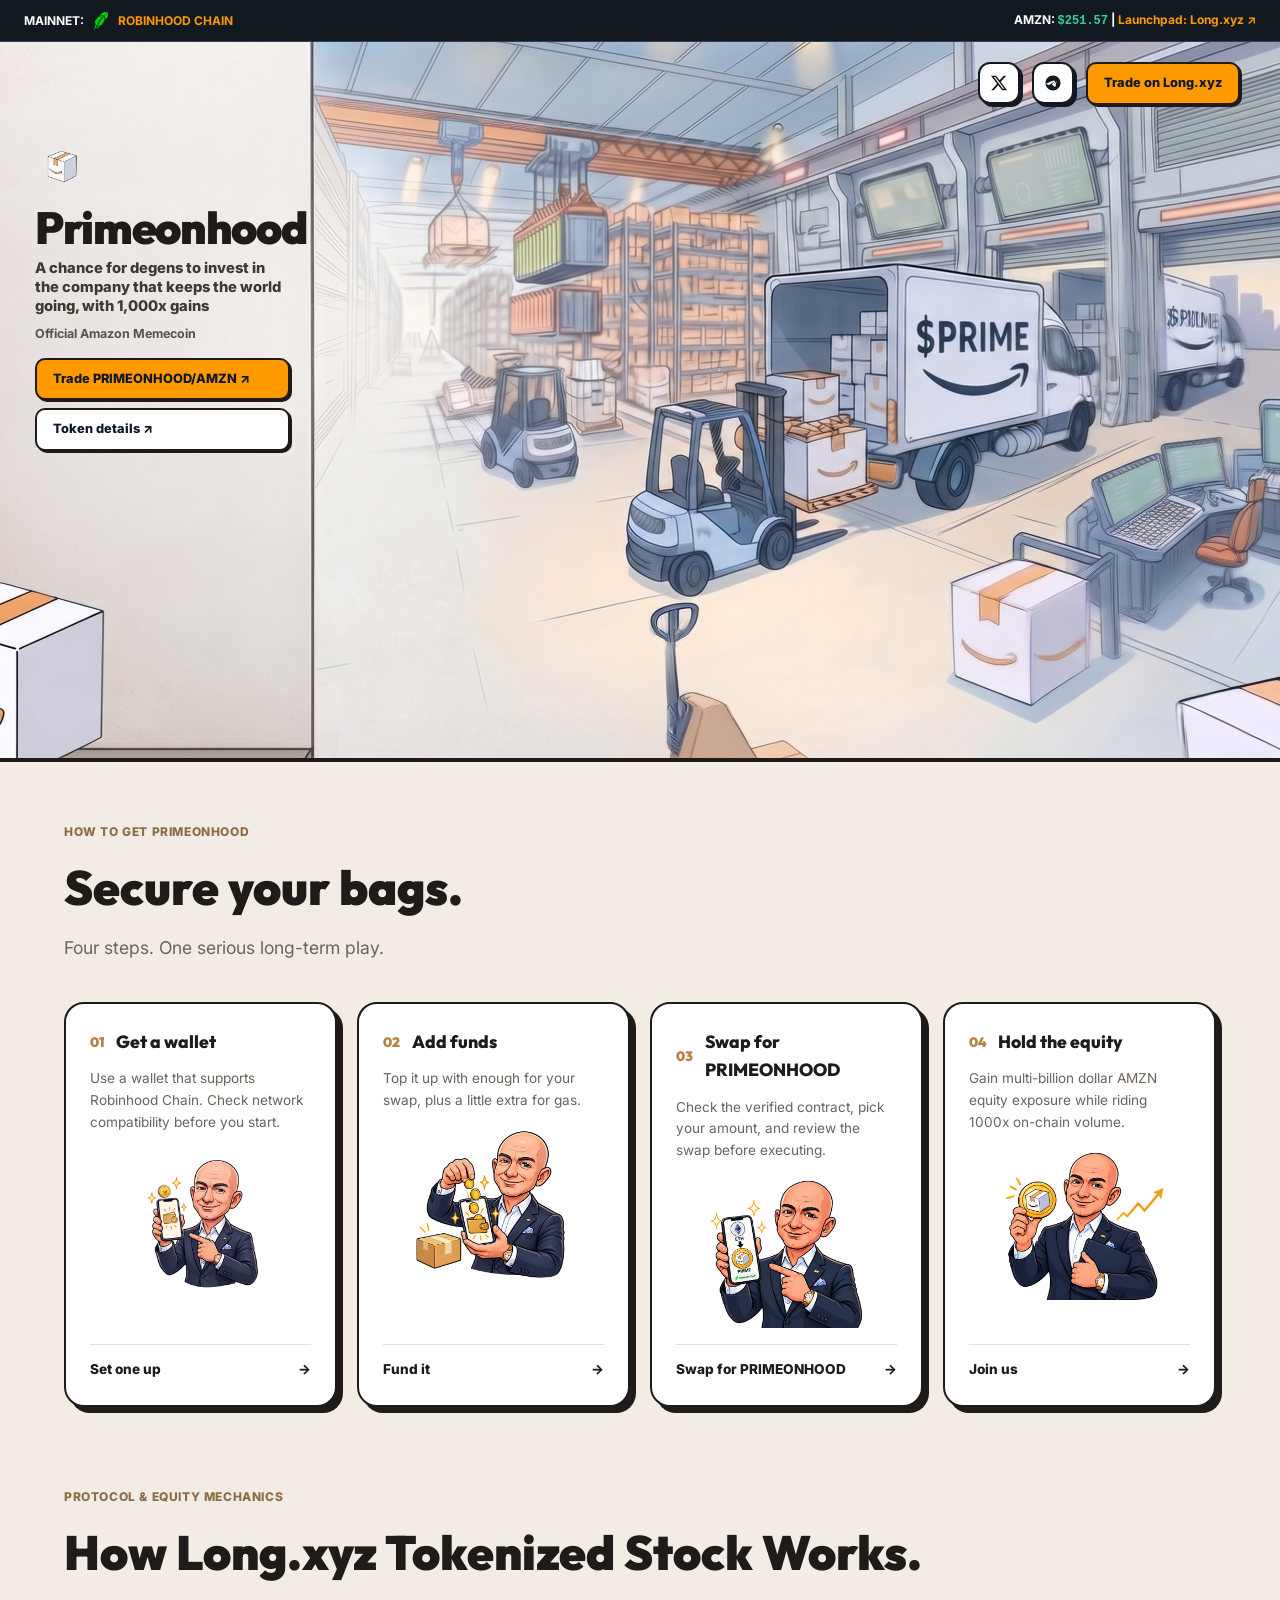
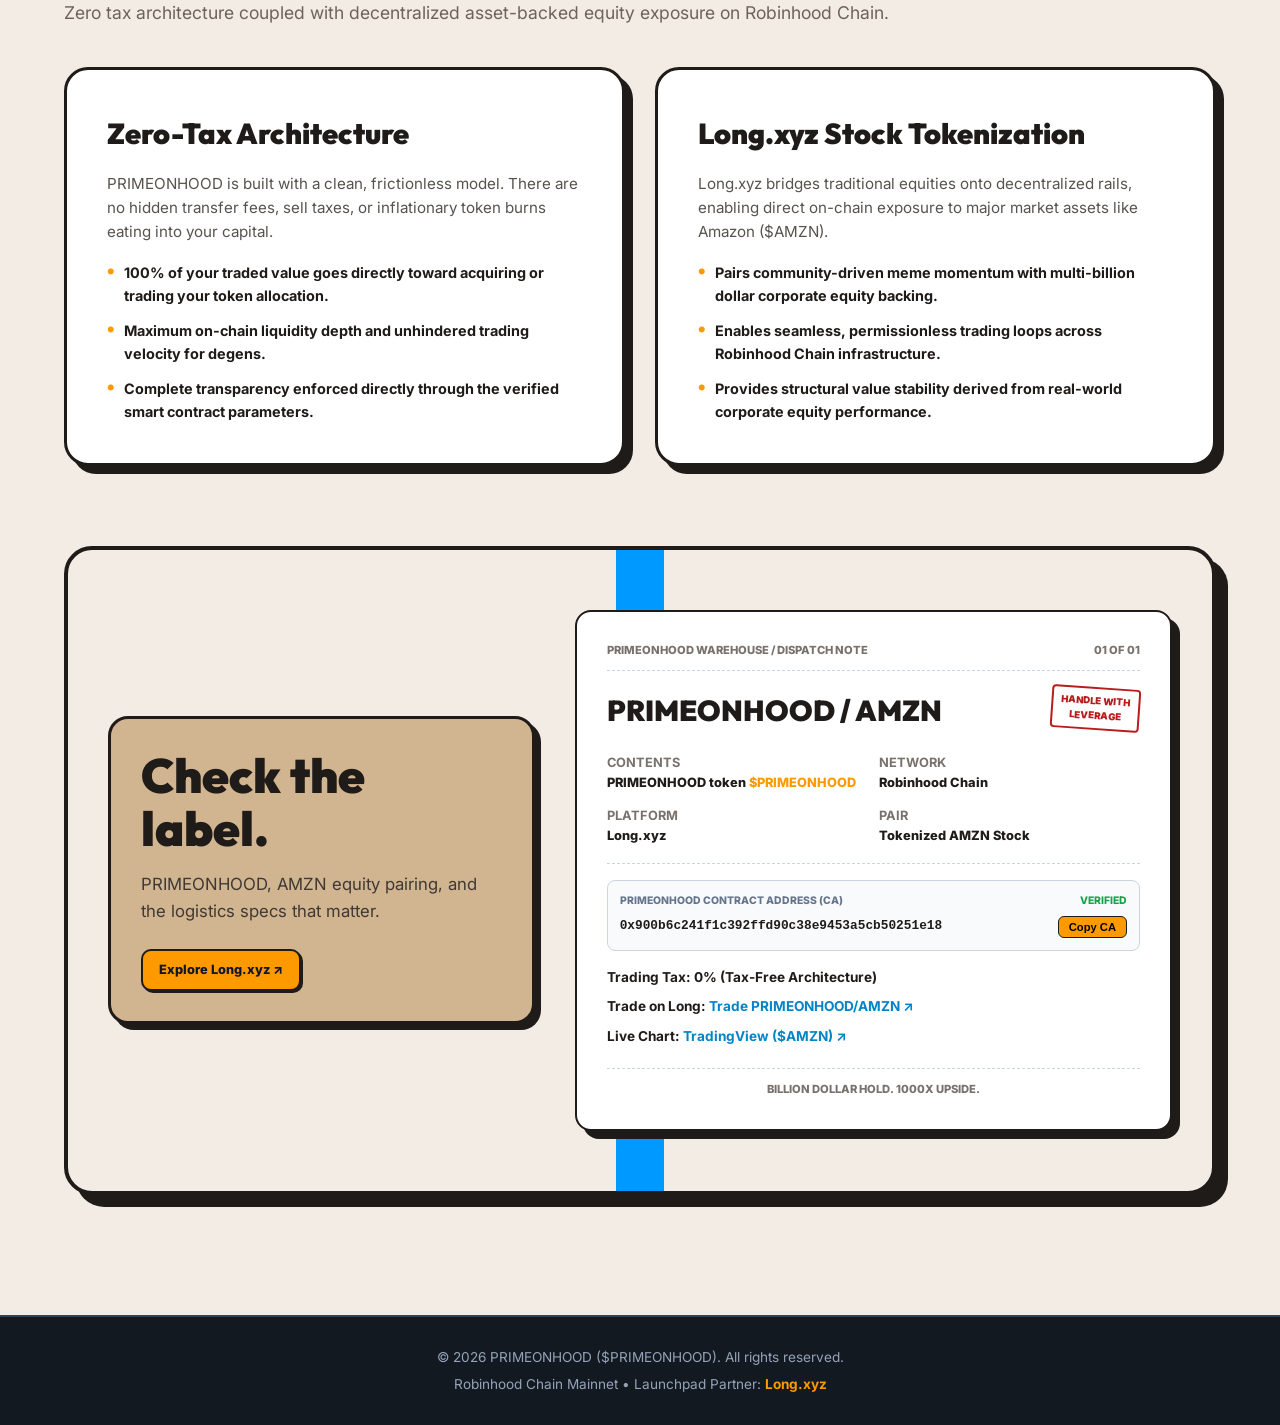
<file: index.html>
<!DOCTYPE html>
<html lang="en">
<head>
  <meta charset="UTF-8" />
  <meta name="viewport" content="width=device-width, initial-scale=1.0" />
  <title>PRIMEONHOOD ($PRIMEONHOOD)</title>
  <link rel="icon" type="image/png" href="token-transparent.png" />
  
  <link rel="preconnect" href="https://fonts.googleapis.com" />
  <link rel="preconnect" href="https://fonts.gstatic.com" crossorigin />
  <link href="https://fonts.googleapis.com/css2?family=Inter:wght@400;600;700;800&family=Outfit:wght@700;800;900&display=swap" rel="stylesheet" />

  <style>
    * {
      margin: 0;
      padding: 0;
      box-sizing: border-box;
    }

    body {
      font-family: 'Inter', sans-serif, system-ui;
      background-color: #f2ece4;
      color: #1f1b18;
      line-height: 1.6;
      overflow-x: hidden;
    }

    /* Ticker Bar with robinhood.png icon */
    .ticker-bar {
      background-color: #131921;
      color: #ffffff;
      font-size: 0.75rem;
      font-weight: 700;
      padding: 10px 24px;
      display: flex;
      justify-content: space-between;
      align-items: center;
      position: sticky;
      top: 0;
      z-index: 1000;
      border-bottom: 1px solid #334155;
    }

    .ticker-chain {
      display: flex;
      align-items: center;
      gap: 8px;
    }

    .ticker-chain img {
      width: 18px;
      height: 18px;
      object-fit: contain;
    }

    .ticker-bar a {
      color: #ff9900;
      text-decoration: none;
    }

    /* Hero Header Layout using forklift-loader-website.jpg with unproportional container set to match natural image aspect ratio + clean bottom black line */
    .hero-header {
      position: relative;
      background-image: url('forklift-loader-website.jpg');
      background-size: cover;
      background-position: center top;
      background-repeat: no-repeat;
      color: #ffffff;
      width: 100%;
      height: 720px;
      border-bottom: 4px solid #1f1b18;
    }

    .navbar {
      max-width: 100%;
      margin: 0 auto;
      padding: 20px 40px;
      display: flex;
      justify-content: flex-end;
      align-items: center;
    }

    .nav-right {
      display: flex;
      align-items: center;
      gap: 12px;
    }

    .social-btn {
      background-color: #ffffff;
      color: #131921;
      width: 42px;
      height: 42px;
      border-radius: 12px;
      display: flex;
      justify-content: center;
      align-items: center;
      border: 2px solid #131921;
      box-shadow: 3px 3px 0px #131921;
      transition: transform 0.1s ease;
      text-decoration: none;
    }

    .social-btn:hover {
      transform: translate(-1px, -1px);
    }

    .social-btn svg {
      width: 18px;
      height: 18px;
      fill: currentColor;
    }

    .btn-primary {
      background-color: #ff9900;
      color: #0f172a;
      padding: 9px 16px;
      border-radius: 10px;
      font-weight: 800;
      font-size: 0.8rem;
      text-decoration: none;
      border: 2px solid #1f1b18;
      box-shadow: 2px 2px 0px #1f1b18;
      display: inline-block;
      transition: transform 0.1s ease;
    }

    .btn-secondary {
      background-color: #ffffff;
      color: #0f172a;
      padding: 9px 16px;
      border-radius: 10px;
      font-weight: 800;
      font-size: 0.8rem;
      text-decoration: none;
      border: 2px solid #1f1b18;
      box-shadow: 2px 2px 0px #1f1b18;
      display: inline-block;
      transition: transform 0.1s ease;
    }

    .btn-primary:hover, .btn-secondary:hover {
      transform: translate(-1px, -1px);
    }

    /* Perfectly matched to fit entirely inside the left portrait column */
    .hero-content {
      width: 100%;
      margin: 0;
      padding: 15px 0 0 35px;
      display: flex;
      justify-content: flex-start;
      align-items: flex-start;
    }

    .hero-text {
      text-align: left;
      width: 255px;
      color: #1f1b18;
    }

    .hero-logo-large {
      width: 55px;
      height: 55px;
      object-fit: contain;
      margin-bottom: 6px;
      cursor: pointer;
    }

    .hero-text h1 {
      font-size: 2.8rem;
      font-weight: 900;
      line-height: 0.9;
      margin-bottom: 10px;
      font-family: 'Outfit', sans-serif;
      color: #1f1b18;
      letter-spacing: -0.03em;
    }

    .hero-tagline {
      font-size: 0.92rem;
      font-weight: 800;
      color: #3f3933;
      line-height: 1.3;
      margin-bottom: 8px;
    }

    .hero-subtext {
      font-size: 0.78rem;
      color: #57534e;
      font-weight: 700;
      margin-bottom: 14px;
    }

    .hero-buttons {
      display: flex;
      flex-direction: column;
      gap: 8px;
    }

    .container {
      max-width: 1200px;
      margin: 0 auto;
      padding: 60px 24px;
    }

    .steps-section {
      margin-bottom: 80px;
    }

    .section-header {
      margin-bottom: 40px;
    }

    .section-label {
      font-size: 0.75rem;
      font-weight: 800;
      letter-spacing: 0.05em;
      color: #8c6d46;
      text-transform: uppercase;
      display: block;
      margin-bottom: 8px;
    }

    .section-header h2 {
      font-size: 3rem;
      font-weight: 900;
      font-family: 'Outfit', sans-serif;
      color: #1f1b18;
      margin-bottom: 8px;
    }

    .section-header p {
      color: #6c635b;
      font-size: 1.1rem;
    }

    .steps-grid {
      display: grid;
      grid-template-columns: repeat(4, 1fr);
      gap: 20px;
    }

    .step-card {
      background: #ffffff;
      border: 2px solid #1f1b18;
      border-radius: 20px;
      padding: 24px;
      box-shadow: 6px 6px 0px #1f1b18;
      display: flex;
      flex-direction: column;
      justify-content: space-between;
      transition: transform 0.2s ease;
    }

    .step-card:hover {
      transform: translateY(-4px);
    }

    .step-header {
      display: flex;
      align-items: center;
      gap: 12px;
      margin-bottom: 12px;
    }

    .step-number {
      font-family: 'Outfit', sans-serif;
      font-weight: 900;
      font-size: 0.85rem;
      color: #b48348;
    }

    .step-card h3 {
      font-size: 1.1rem;
      font-weight: 800;
      font-family: 'Outfit', sans-serif;
      color: #1f1b18;
    }

    .step-card p {
      font-size: 0.85rem;
      color: #6c635b;
      margin-bottom: 16px;
      min-height: 45px;
    }

    .step-art-container {
      width: 100%;
      height: 150px;
      display: flex;
      align-items: center;
      justify-content: center;
      margin-bottom: 16px;
    }

    .step-art {
      max-width: 100%;
      max-height: 100%;
      object-fit: contain;
    }

    .step-link {
      font-size: 0.85rem;
      font-weight: 800;
      color: #1f1b18;
      text-decoration: none;
      display: flex;
      justify-content: space-between;
      align-items: center;
      border-top: 1px solid #e2ded8;
      padding-top: 14px;
      cursor: pointer;
    }

    .step-link:hover {
      color: #ff9900;
    }

    /* Tokenomics & Rewards Informational Section */
    .tokenomics-section {
      margin-bottom: 80px;
    }

    .tokenomics-grid {
      display: grid;
      grid-template-columns: 1fr 1fr;
      gap: 30px;
    }

    .tokenomics-card {
      background: #ffffff;
      border: 3px solid #1f1b18;
      border-radius: 24px;
      padding: 40px;
      box-shadow: 8px 8px 0px #1f1b18;
      display: flex;
      flex-direction: column;
      justify-content: space-between;
    }

    .tokenomics-card h3 {
      font-size: 1.8rem;
      font-weight: 900;
      font-family: 'Outfit', sans-serif;
      color: #1f1b18;
      margin-bottom: 16px;
    }

    .tokenomics-card p {
      color: #57534e;
      font-size: 0.95rem;
      margin-bottom: 16px;
    }

    .tokenomics-list {
      list-style: none;
      display: flex;
      flex-direction: column;
      gap: 12px;
      margin-top: 10px;
    }

    .tokenomics-list li {
      display: flex;
      align-items: flex-start;
      gap: 10px;
      font-size: 0.9rem;
      font-weight: 700;
      color: #1f1b18;
    }

    .tokenomics-list li::before {
      content: "•";
      color: #ff9900;
      font-weight: 900;
      font-size: 1.2rem;
      line-height: 1;
    }

    /* Bottom Box Styled with exact Logo Colorway */
    .dispatch-wrapper {
      background-color: #f2ece4;
      border: 4px solid #1f1b18;
      border-radius: 28px;
      padding: 60px 40px;
      box-shadow: 12px 12px 0px #1f1b18;
      display: grid;
      grid-template-columns: 1fr 1.4fr;
      gap: 40px;
      align-items: center;
      position: relative;
      margin-bottom: 60px;
      background-image: linear-gradient(90deg, transparent calc(50% - 24px), #0099ff calc(50% - 24px), #0099ff calc(50% + 24px), transparent calc(50% + 24px));
    }

    .dispatch-left {
      position: relative;
      z-index: 2;
      background-color: #d1b490;
      border: 3px solid #1f1b18;
      border-radius: 20px;
      padding: 30px;
      box-shadow: 6px 6px 0px #1f1b18;
    }

    .dispatch-left h2 {
      font-size: 3rem;
      font-weight: 900;
      font-family: 'Outfit', sans-serif;
      color: #1f1b18;
      line-height: 1.1;
      margin-bottom: 16px;
    }

    .dispatch-left p {
      font-size: 1.05rem;
      color: #3f3933;
      margin-bottom: 24px;
    }

    .shipping-slip {
      background: #ffffff;
      border: 2px solid #1f1b18;
      border-radius: 16px;
      padding: 30px;
      box-shadow: 8px 8px 0px #1f1b18;
      position: relative;
      z-index: 2;
    }

    .slip-header {
      display: flex;
      justify-content: space-between;
      font-size: 0.7rem;
      font-weight: 800;
      color: #78716c;
      border-bottom: 1px dashed #cbd5e1;
      padding-bottom: 10px;
      margin-bottom: 16px;
    }

    .slip-title-area {
      display: flex;
      justify-content: space-between;
      align-items: flex-start;
      margin-bottom: 20px;
    }

    .slip-title-area h3 {
      font-size: 1.8rem;
      font-weight: 900;
      font-family: 'Outfit', sans-serif;
      color: #1f1b18;
    }

    .slip-stamp {
      border: 2px solid #b91c1c;
      color: #b91c1c;
      font-size: 0.6rem;
      font-weight: 900;
      padding: 4px 8px;
      text-align: center;
      transform: rotate(4deg);
      border-radius: 4px;
    }

    .slip-grid {
      display: grid;
      grid-template-columns: 1fr 1fr;
      gap: 12px;
      font-size: 0.8rem;
      border-bottom: 1px dashed #cbd5e1;
      padding-bottom: 16px;
      margin-bottom: 16px;
    }

    .slip-grid dt {
      color: #78716c;
      font-weight: 700;
    }

    .slip-grid dd {
      font-weight: 800;
      color: #1f1b18;
    }

    .ca-box {
      background: #f8fafc;
      border: 1px solid #cbd5e1;
      padding: 12px;
      border-radius: 8px;
      margin-bottom: 16px;
    }

    .ca-box-label {
      display: flex;
      justify-content: space-between;
      font-size: 0.65rem;
      font-weight: 800;
      color: #64748b;
      margin-bottom: 6px;
    }

    .ca-content {
      display: flex;
      justify-content: space-between;
      align-items: center;
      font-family: monospace;
      font-size: 0.8rem;
      font-weight: 700;
      word-break: break-all;
    }

    .copy-btn {
      background: #ff9900;
      border: 1px solid #1f1b18;
      padding: 4px 10px;
      border-radius: 6px;
      font-size: 0.7rem;
      font-weight: 800;
      cursor: pointer;
      flex-shrink: 0;
      margin-left: 8px;
    }

    .slip-links {
      display: flex;
      flex-direction: column;
      gap: 8px;
      font-size: 0.85rem;
      font-weight: 700;
      margin-bottom: 20px;
    }

    .slip-links a {
      color: #0284c7;
      text-decoration: none;
    }

    .slip-links a:hover {
      text-decoration: underline;
    }

    .slip-footer {
      text-align: center;
      font-size: 0.7rem;
      font-weight: 800;
      color: #78716c;
      border-top: 1px dashed #cbd5e1;
      padding-top: 12px;
    }

    /* Modal Styles */
    .world-modal {
      display: none;
      position: fixed;
      inset: 0;
      background: rgba(0, 0, 0, 0.6);
      z-index: 2000;
      justify-content: center;
      align-items: center;
      padding: 20px;
    }

    .world-modal[open] {
      display: flex;
    }

    .modal-content {
      background: #ffffff;
      border: 3px solid #1f1b18;
      border-radius: 24px;
      max-width: 900px;
      width: 100%;
      padding: 40px;
      position: relative;
      box-shadow: 10px 10px 0px #1f1b18;
      display: grid;
      grid-template-columns: 1fr 1.2fr;
      gap: 40px;
      align-items: center;
    }

    /* Custom popup card styling for steps */
    .wallet-modal-content {
      background: #fbf9f5;
      border: 3px solid #1f1b18;
      border-radius: 24px;
      max-width: 600px;
      width: 100%;
      padding: 40px;
      position: relative;
      box-shadow: 10px 10px 0px #1f1b18;
      display: flex;
      flex-direction: column;
      gap: 20px;
    }

    .dialog-close {
      position: absolute;
      top: 20px;
      right: 20px;
      background: #ffffff;
      border: 2px solid #1f1b18;
      width: 40px;
      height: 40px;
      border-radius: 50%;
      font-weight: 900;
      font-size: 1.2rem;
      cursor: pointer;
      box-shadow: 2px 2px 0px #1f1b18;
      z-index: 10;
    }

    .dialog-close:hover {
      background: #ff9900;
    }

    .employee-card {
      background: #fbf9f5;
      border: 2px solid #1f1b18;
      border-radius: 16px;
      padding: 20px;
      box-shadow: 5px 5px 0px #1f1b18;
      transform: rotate(-2deg);
    }

    .employee-top {
      display: flex;
      justify-content: space-between;
      font-size: 0.65rem;
      font-weight: 800;
      color: #78716c;
      margin-bottom: 12px;
    }

    .employee-portrait img {
      width: 100%;
      height: 260px;
      object-fit: cover;
      border-radius: 10px;
      border: 2px solid #1f1b18;
    }

    .employee-bottom {
      display: flex;
      justify-content: space-between;
      align-items: flex-end;
      margin-top: 12px;
      font-weight: 800;
    }

    .employee-bottom .signature {
      font-family: 'Outfit', sans-serif;
      font-size: 1.5rem;
    }

    .about-copy h2 {
      font-size: 2.5rem;
      font-family: 'Outfit', sans-serif;
      font-weight: 900;
      line-height: 1.1;
      margin: 10px 0 16px;
    }

    .about-copy p {
      color: #57534e;
      font-size: 0.95rem;
      margin-bottom: 12px;
    }

    .personality-grid {
      display: grid;
      grid-template-columns: 100px 1fr;
      gap: 8px 16px;
      font-size: 0.85rem;
      border-top: 1px solid #e7e5e4;
      border-bottom: 1px solid #e7e5e4;
      padding: 16px 0;
      margin: 20px 0;
    }

    .personality-grid span {
      color: #78716c;
      font-weight: 700;
    }

    .personality-grid strong {
      color: #1f1b18;
      font-weight: 800;
    }

    footer {
      background-color: #131921;
      color: #94a3b8;
      text-align: center;
      padding: 30px;
      font-size: 0.85rem;
      border-top: 2px solid #334155;
    }

    footer a {
      color: #ff9900;
      text-decoration: none;
      font-weight: 700;
    }

    @media (max-width: 900px) {
      .dispatch-wrapper, .modal-content, .tokenomics-grid {
        grid-template-columns: 1fr;
      }
      .steps-grid {
        grid-template-columns: 1fr 1fr;
      }
      .hero-content {
        padding: 20px;
      }
      .hero-text {
        width: 100%;
      }
      .hero-header {
        height: auto;
      }
    }

    @media (max-width: 600px) {
      .steps-grid {
        grid-template-columns: 1fr;
      }
    }
  </style>
</head>
<body>

  <!-- Dynamic Ticker Bar with robinhood.png -->
  <div class="ticker-bar">
    <div class="ticker-chain">
      <span>MAINNET:</span>
      <img src="robinhood.png" alt="Robinhood" />
      <strong style="color: #ff9900;">ROBINHOOD CHAIN</strong>
    </div>
    <div>
      AMZN: <span style="color: #34d399; font-family: monospace;">$251.57</span> | 
      <a href="https://app.long.xyz/tokens/0x900b6c241f1c392FfD90C38E9453A5CB50251E18" target="_blank">Launchpad: Long.xyz ↗</a>
    </div>
  </div>

  <!-- Hero Header -->
  <header class="hero-header">
    <div class="navbar">
      <div class="nav-right">
        <!-- X (Twitter) Logo Button -->
        <a href="https://x.com/Primeonhood" target="_blank" class="social-btn" title="X (Twitter)">
          <svg viewBox="0 0 24 24">
            <path d="M18.244 2.25h3.308l-7.227 8.26 8.502 11.24H16.17l-5.214-6.817L4.99 21.75H1.68l7.73-8.835L1.254 2.25H8.08l4.713 6.231zm-1.161 17.52h1.833L7.084 4.126H5.117z"/>
          </svg>
        </a>
        <!-- Telegram Logo Button -->
        <a href="https://t.me/PrimeOnHood" target="_blank" class="social-btn" title="Telegram">
          <svg viewBox="0 0 24 24">
            <path d="M12 2C6.48 2 2 6.48 2 12s4.48 10 10 10 10-4.48 10-10S17.52 2 12 2zm4.64 6.8c-.15 1.58-.8 5.42-1.13 7.19-.14.75-.42 1-.68 1.03-.58.05-1.02-.38-1.58-.75-.88-.58-1.38-.94-2.23-1.5-.99-.65-.35-1.01.22-1.59.15-.15 2.71-2.48 2.76-2.69.01-.03.01-.14-.07-.2-.08-.06-.19-.04-.27 0-.12.07-1.99 1.25-5.62 3.69-.53.36-1.01.54-1.44.53-.47-.02-1.37-.26-2.03-.48-.82-.27-1.47-.42-1.42-.88.03-.25.38-.51 1.07-.78 4.18-1.82 6.98-3.02 8.41-3.61 4-.1.66 4.67 1.8 4.65 1.8z"/>
          </svg>
        </a>
        <a href="https://app.long.xyz/tokens/0x900b6c241f1c392FfD90C38E9453A5CB50251E18" target="_blank" class="btn-primary">Trade on Long.xyz</a>
      </div>
    </div>

    <!-- Perfectly formatted to fit strictly within the left portrait column space -->
    <div class="hero-content">
      <div class="hero-text">
        <img src="token-transparent.png" alt="Logo" class="hero-logo-large" onclick="openModal(event)" />
        <h1>Primeonhood</h1>
        <p class="hero-tagline">A chance for degens to invest in the company that keeps the world going, with 1,000x gains</p>
        <p class="hero-subtext">Official Amazon Memecoin</p>
        
        <div class="hero-buttons">
          <a href="https://app.long.xyz/tokens/0x900b6c241f1c392FfD90C38E9453A5CB50251E18" target="_blank" class="btn-primary">Trade PRIMEONHOOD/AMZN ↗</a>
          <a href="#about" onclick="openModal(event)" class="btn-secondary">Token details ↗</a>
        </div>
      </div>
    </div>
  </header>

  <!-- Main Content Container -->
  <main class="container">
    
    <!-- 4-Step Cards Section -->
    <section class="steps-section">
      <div class="section-header">
        <span class="section-label">HOW TO GET PRIMEONHOOD</span>
        <h2>Secure your bags.</h2>
        <p>Four steps. One serious long-term play.</p>
      </div>

      <div class="steps-grid">
        <article class="step-card">
          <div>
            <div class="step-header">
              <span class="step-number">01</span>
              <h3>Get a wallet</h3>
            </div>
            <p>Use a wallet that supports Robinhood Chain. Check network compatibility before you start.</p>
            <div class="step-art-container">
              <img src="bezos-wallet.png" alt="Wallet setup" class="step-art" />
            </div>
          </div>
          <a onclick="openWalletModal(event)" class="step-link">Set one up <span>→</span></a>
        </article>

        <article class="step-card">
          <div>
            <div class="step-header">
              <span class="step-number">02</span>
              <h3>Add funds</h3>
            </div>
            <p>Top it up with enough for your swap, plus a little extra for gas.</p>
            <div class="step-art-container">
              <img src="bezos-addfunds.png" alt="Add funds" class="step-art" />
            </div>
          </div>
          <a onclick="openFundsModal(event)" class="step-link">Fund it <span>→</span></a>
        </article>

        <article class="step-card">
          <div>
            <div class="step-header">
              <span class="step-number">03</span>
              <h3>Swap for PRIMEONHOOD</h3>
            </div>
            <p>Check the verified contract, pick your amount, and review the swap before executing.</p>
            <div class="step-art-container">
              <img src="bezos-swap.png" alt="Swap execution" class="step-art" />
            </div>
          </div>
          <a href="https://app.long.xyz/tokens/0x900b6c241f1c392FfD90C38E9453A5CB50251E18" target="_blank" class="step-link">Swap for PRIMEONHOOD <span>→</span></a>
        </article>

        <article class="step-card">
          <div>
            <div class="step-header">
              <span class="step-number">04</span>
              <h3>Hold the equity</h3>
            </div>
            <p>Gain multi-billion dollar AMZN equity exposure while riding 1000x on-chain volume.</p>
            <div class="step-art-container">
              <img src="bezos-hold.png" alt="Hold equity" class="step-art" />
            </div>
          </div>
          <a href="https://t.me/PrimeOnHood" target="_blank" class="step-link">Join us <span>→</span></a>
        </article>
      </div>
    </section>

    <!-- Tokenomics & Long.xyz Tokenized Stock Mechanics Section -->
    <section class="tokenomics-section">
      <div class="section-header">
        <span class="section-label">PROTOCOL &amp; EQUITY MECHANICS</span>
        <h2>How Long.xyz Tokenized Stock Works.</h2>
        <p>Zero tax architecture coupled with decentralized asset-backed equity exposure on Robinhood Chain.</p>
      </div>

      <div class="tokenomics-grid">
        <div class="tokenomics-card">
          <div>
            <h3>Zero-Tax Architecture</h3>
            <p>PRIMEONHOOD is built with a clean, frictionless model. There are no hidden transfer fees, sell taxes, or inflationary token burns eating into your capital.</p>
            <ul class="tokenomics-list">
              <li>100% of your traded value goes directly toward acquiring or trading your token allocation.</li>
              <li>Maximum on-chain liquidity depth and unhindered trading velocity for degens.</li>
              <li>Complete transparency enforced directly through the verified smart contract parameters.</li>
            </ul>
          </div>
        </div>

        <div class="tokenomics-card">
          <div>
            <h3>Long.xyz Stock Tokenization</h3>
            <p>Long.xyz bridges traditional equities onto decentralized rails, enabling direct on-chain exposure to major market assets like Amazon ($AMZN).</p>
            <ul class="tokenomics-list">
              <li>Pairs community-driven meme momentum with multi-billion dollar corporate equity backing.</li>
              <li>Enables seamless, permissionless trading loops across Robinhood Chain infrastructure.</li>
              <li>Provides structural value stability derived from real-world corporate equity performance.</li>
            </ul>
          </div>
        </div>
      </div>
    </section>

    <!-- Bottom Box Styled with exact Logo Colorway -->
    <section class="dispatch-wrapper">
      <div class="dispatch-left">
        <h2>Check the label.</h2>
        <p>PRIMEONHOOD, AMZN equity pairing, and the logistics specs that matter.</p>
        <a href="https://app.long.xyz/tokens/0x900b6c241f1c392FfD90C38E9453A5CB50251E18" target="_blank" class="btn-primary" style="display: inline-block;">Explore Long.xyz ↗</a>
      </div>

      <div class="shipping-slip">
        <div class="slip-header">
          <span>PRIMEONHOOD WAREHOUSE / DISPATCH NOTE</span>
          <span>01 OF 01</span>
        </div>
        
        <div class="slip-title-area">
          <h3>PRIMEONHOOD / AMZN</h3>
          <div class="slip-stamp">HANDLE WITH<br/>LEVERAGE</div>
        </div>

        <dl class="slip-grid">
          <div>
            <dt>CONTENTS</dt>
            <dd>PRIMEONHOOD token <span style="color:#ff9900;">$PRIMEONHOOD</span></dd>
          </div>
          <div>
            <dt>NETWORK</dt>
            <dd>Robinhood Chain</dd>
          </div>
          <div>
            <dt>PLATFORM</dt>
            <dd>Long.xyz</dd>
          </div>
          <div>
            <dt>PAIR</dt>
            <dd>Tokenized AMZN Stock</dd>
          </div>
        </dl>

        <div class="ca-box">
          <div class="ca-box-label">
            <span>PRIMEONHOOD CONTRACT ADDRESS (CA)</span>
            <span style="color: #16a34a;">VERIFIED</span>
          </div>
          <div class="ca-content">
            <span id="ca-text">0x900b6c241f1c392ffd90c38e9453a5cb50251e18</span>
            <button class="copy-btn" onclick="copyCA()">Copy CA</button>
          </div>
        </div>

        <div class="slip-links">
          <div><span>Trading Tax:</span> <strong>0% (Tax-Free Architecture)</strong></div>
          <div><span>Trade on Long:</span> <a href="https://app.long.xyz/tokens/0x900b6c241f1c392FfD90C38E9453A5CB50251E18" target="_blank">Trade PRIMEONHOOD/AMZN ↗</a></div>
          <div><span>Live Chart:</span> <a href="https://www.tradingview.com/symbols/NASDAQ-AMZN/" target="_blank">TradingView ($AMZN) ↗</a></div>
        </div>

        <div class="slip-footer">
          BILLION DOLLAR HOLD. 1000X UPSIDE.
        </div>
      </div>
    </section>

  </main>

  <!-- Interactive Token Details Modal Popup -->
  <div id="about" class="world-modal" onclick="handleModalClick(event)">
    <div class="modal-content">
      <button class="dialog-close" type="button" onclick="closeModal()">×</button>
      <div class="employee-card">
        <div class="employee-top">
          <span>EMPLOYEE OF THE MONTH</span><span>EVERY MONTH.</span>
        </div>
        <div class="employee-portrait">
          <img src="roaring-kitty.jpg" alt="PRIMEONHOOD Mascot" />
        </div>
        <div class="employee-bottom">
          <span class="signature">PRIMEONHOOD</span>
          <span style="font-size:0.8rem; text-align:right;">Head of<br/>Multi-Billion Holds</span>
        </div>
      </div>
      <div class="about-copy">
        <span class="section-label">MEET THE MANAGEMENT</span>
        <h2>A small token.<br/>A massive equity shift.</h2>
        <p>Nobody scheduled it. Nobody expected it. But it brings heavy multi-billion dollar stock backing straight to the degen trenches.</p>
        <p>PRIMEONHOOD is engineered to give traders absolute equity stability combined with unmatched on-chain meme velocity.</p>
        
        <div class="personality-grid">
          <span>Mainnet</span><strong>Robinhood Chain</strong>
          <span>Launchpad</span><strong>Long.xyz</strong>
          <span>Special skills</span><strong>Delivering 1000x upside &amp; stock equity.</strong>
        </div>

        <a href="token-transparent.png" download="primeonhood-token.png" style="font-size: 0.85rem; font-weight: 800; color: #131921; text-decoration: underline;">
          Take PRIMEONHOOD with you ↗
        </a>
      </div>
    </div>
  </div>

  <!-- Interactive Wallet Setup Modal Popup -->
  <div id="walletModal" class="world-modal" onclick="handleWalletModalClick(event)">
    <div class="wallet-modal-content">
      <button class="dialog-close" type="button" onclick="closeWalletModal()">×</button>
      <div class="about-copy" style="margin: 0;">
        <span class="section-label">01 / GET A WALLET</span>
        <h2 style="font-size: 2.2rem; font-family: 'Outfit', sans-serif; font-weight: 900; margin: 10px 0 16px; color: #1f1b18;">Ready your vault.</h2>
        <p style="color: #57534e; font-size: 0.95rem; margin-bottom: 12px;">To interact with Robinhood Chain and secure your $PRIMEONHOOD allocation, you need a self-custodial wallet configured for the network.</p>
        <p style="color: #57534e; font-size: 0.95rem; margin-bottom: 20px;">Download a trusted provider from official sources, back up your recovery phrase offline, and ensure you are connected to the correct mainnet.</p>
        
        <div style="margin-bottom: 20px;">
          <a href="https://app.long.xyz/tokens/0x900b6c241f1c392FfD90C38E9453A5CB50251E18" target="_blank" style="font-size: 0.9rem; font-weight: 800; color: #ff9900; background: #131921; padding: 10px 16px; border-radius: 8px; display: inline-block; text-decoration: none; border: 2px solid #1f1b18; box-shadow: 2px 2px 0px #1f1b18;">
            Visit Long.xyz for Supported Wallets ↗
          </a>
        </div>

        <p style="font-size: 0.75rem; color: #78716c; border-top: 1px dashed #cbd5e1; padding-top: 12px;">
          Self-custody protocol reminder: Never share your private keys or seed phrase with anyone.
        </p>
      </div>
    </div>
  </div>

  <!-- Interactive Add Funds Modal Popup -->
  <div id="fundsModal" class="world-modal" onclick="handleFundsModalClick(event)">
    <div class="wallet-modal-content">
      <button class="dialog-close" type="button" onclick="closeFundsModal()">×</button>
      <div class="about-copy" style="margin: 0;">
        <span class="section-label">02 / ADD FUNDS</span>
        <h2 style="font-size: 2.2rem; font-family: 'Outfit', sans-serif; font-weight: 900; margin: 10px 0 16px; color: #1f1b18;">Ready for the swap.</h2>
        <p style="color: #57534e; font-size: 0.95rem; margin-bottom: 12px;">Check current funding options, supported assets, and network before transferring funds. Leave enough for any fees shown in the app.</p>
        <p style="color: #57534e; font-size: 0.95rem; margin-bottom: 20px;">Open PRIMEONHOOD on Long.xyz ↗ and confirm the network and contract address before making a swap.</p>
        
        <div style="margin-bottom: 20px;">
          <a href="https://app.long.xyz/tokens/0x900b6c241f1c392FfD90C38E9453A5CB50251E18" target="_blank" style="font-size: 0.9rem; font-weight: 800; color: #ff9900; background: #131921; padding: 10px 16px; border-radius: 8px; display: inline-block; text-decoration: none; border: 2px solid #1f1b18; box-shadow: 2px 2px 0px #1f1b18;">
            Open Long.xyz ↗
          </a>
        </div>

        <p style="font-size: 0.75rem; color: #78716c; border-top: 1px dashed #cbd5e1; padding-top: 12px;">
          Platform homepage; no transfer takes place on this site.
        </p>
      </div>
    </div>
  </div>

  <!-- Footer -->
  <footer>
    <p>© 2026 PRIMEONHOOD ($PRIMEONHOOD). All rights reserved.</p>
    <p style="margin-top: 6px;">Robinhood Chain Mainnet • Launchpad Partner: <a href="https://app.long.xyz/tokens/0x900b6c241f1c392FfD90C38E9453A5CB50251E18" target="_blank">Long.xyz</a></p>
  </footer>

  <script>
    function openModal(e) {
      e.preventDefault();
      document.getElementById('about').style.display = 'flex';
      document.getElementById('about').setAttribute('open', 'true');
    }

    function closeModal() {
      const modal = document.getElementById('about');
      modal.style.display = 'none';
      modal.removeAttribute('open');
    }

    function handleModalClick(e) {
      if (e.target.id === 'about') {
        closeModal();
      }
    }

    function openWalletModal(e) {
      e.preventDefault();
      document.getElementById('walletModal').style.display = 'flex';
      document.getElementById('walletModal').setAttribute('open', 'true');
    }

    function closeWalletModal() {
      const modal = document.getElementById('walletModal');
      modal.style.display = 'none';
      modal.removeAttribute('open');
    }

    function handleWalletModalClick(e) {
      if (e.target.id === 'walletModal') {
        closeWalletModal();
      }
    }

    function openFundsModal(e) {
      e.preventDefault();
      document.getElementById('fundsModal').style.display = 'flex';
      document.getElementById('fundsModal').setAttribute('open', 'true');
    }

    function closeFundsModal() {
      const modal = document.getElementById('fundsModal');
      modal.style.display = 'none';
      modal.removeAttribute('open');
    }

    function handleFundsModalClick(e) {
      if (e.target.id === 'fundsModal') {
        closeFundsModal();
      }
    }

    function copyCA() {
      const caText = document.getElementById('ca-text').innerText;
      navigator.clipboard.writeText(caText);
      alert("Contract address copied!");
    }
  </script>

</body>
</html>
</file>
